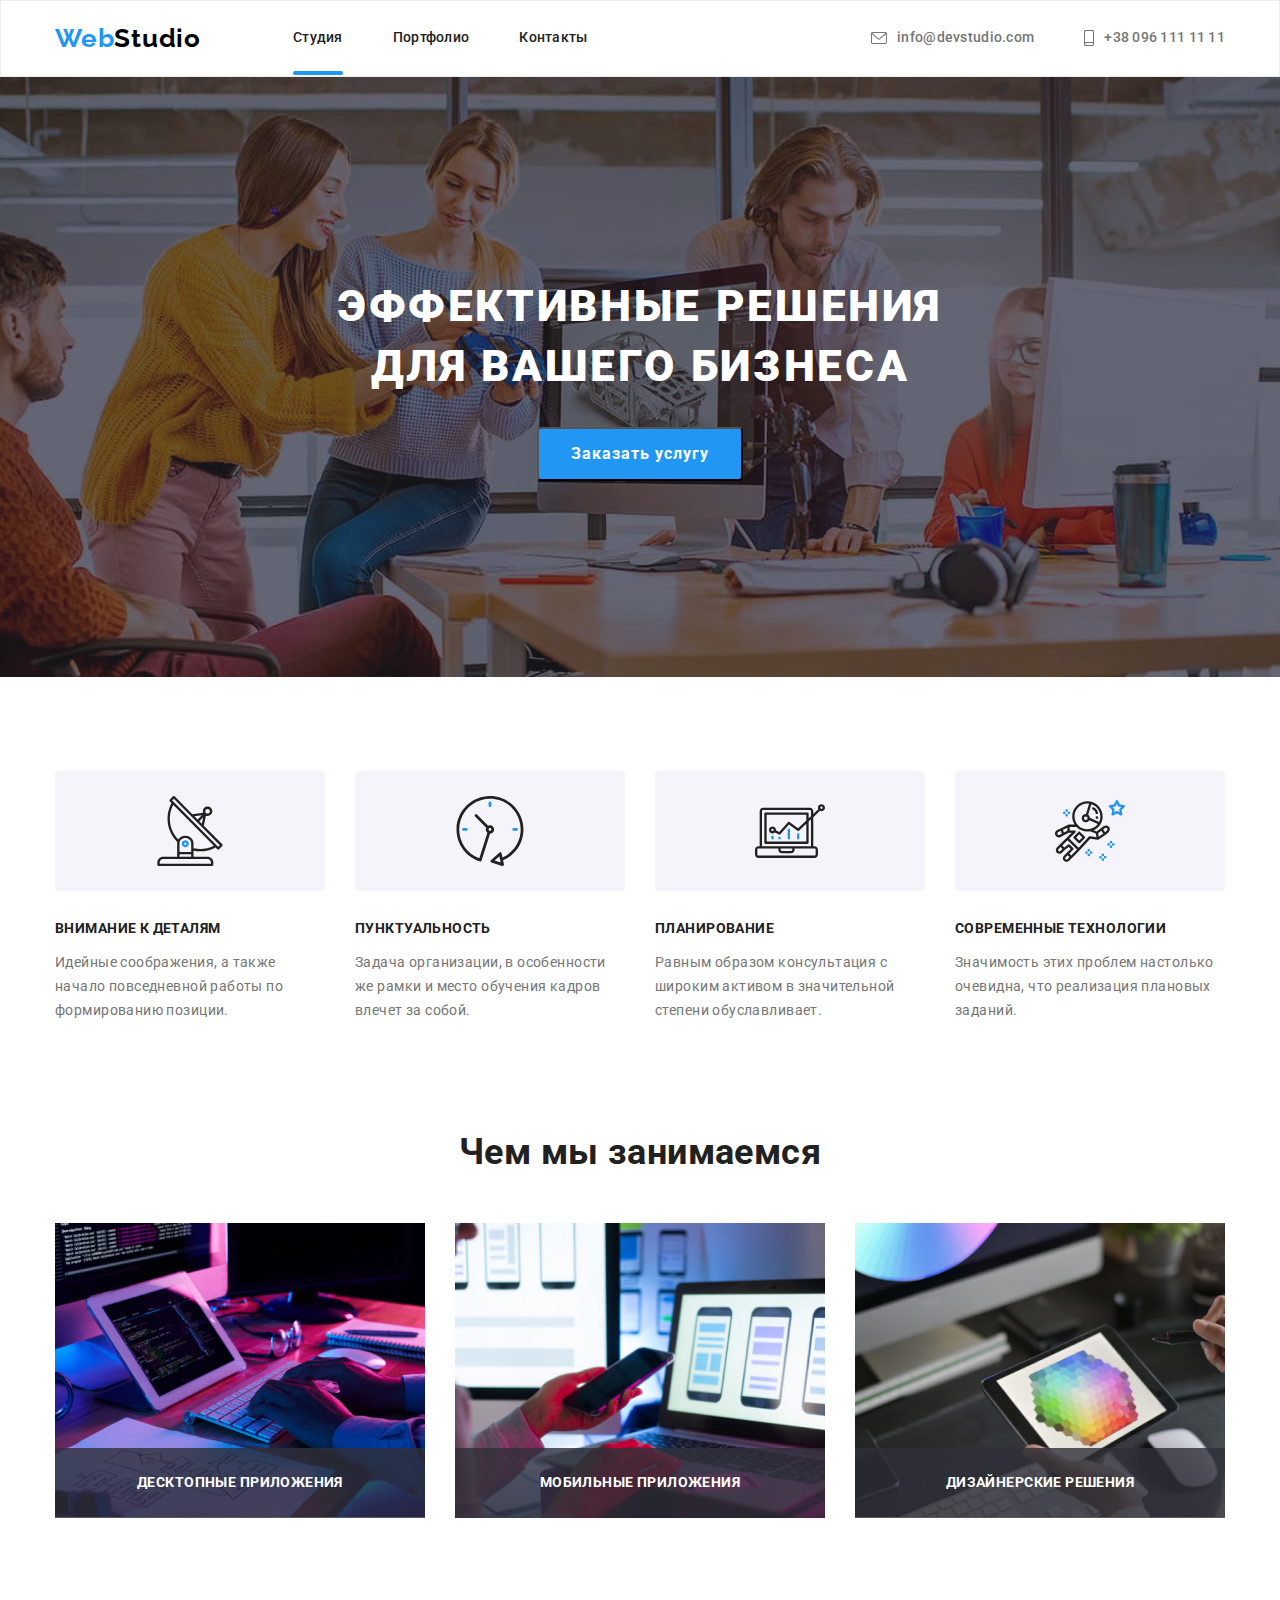
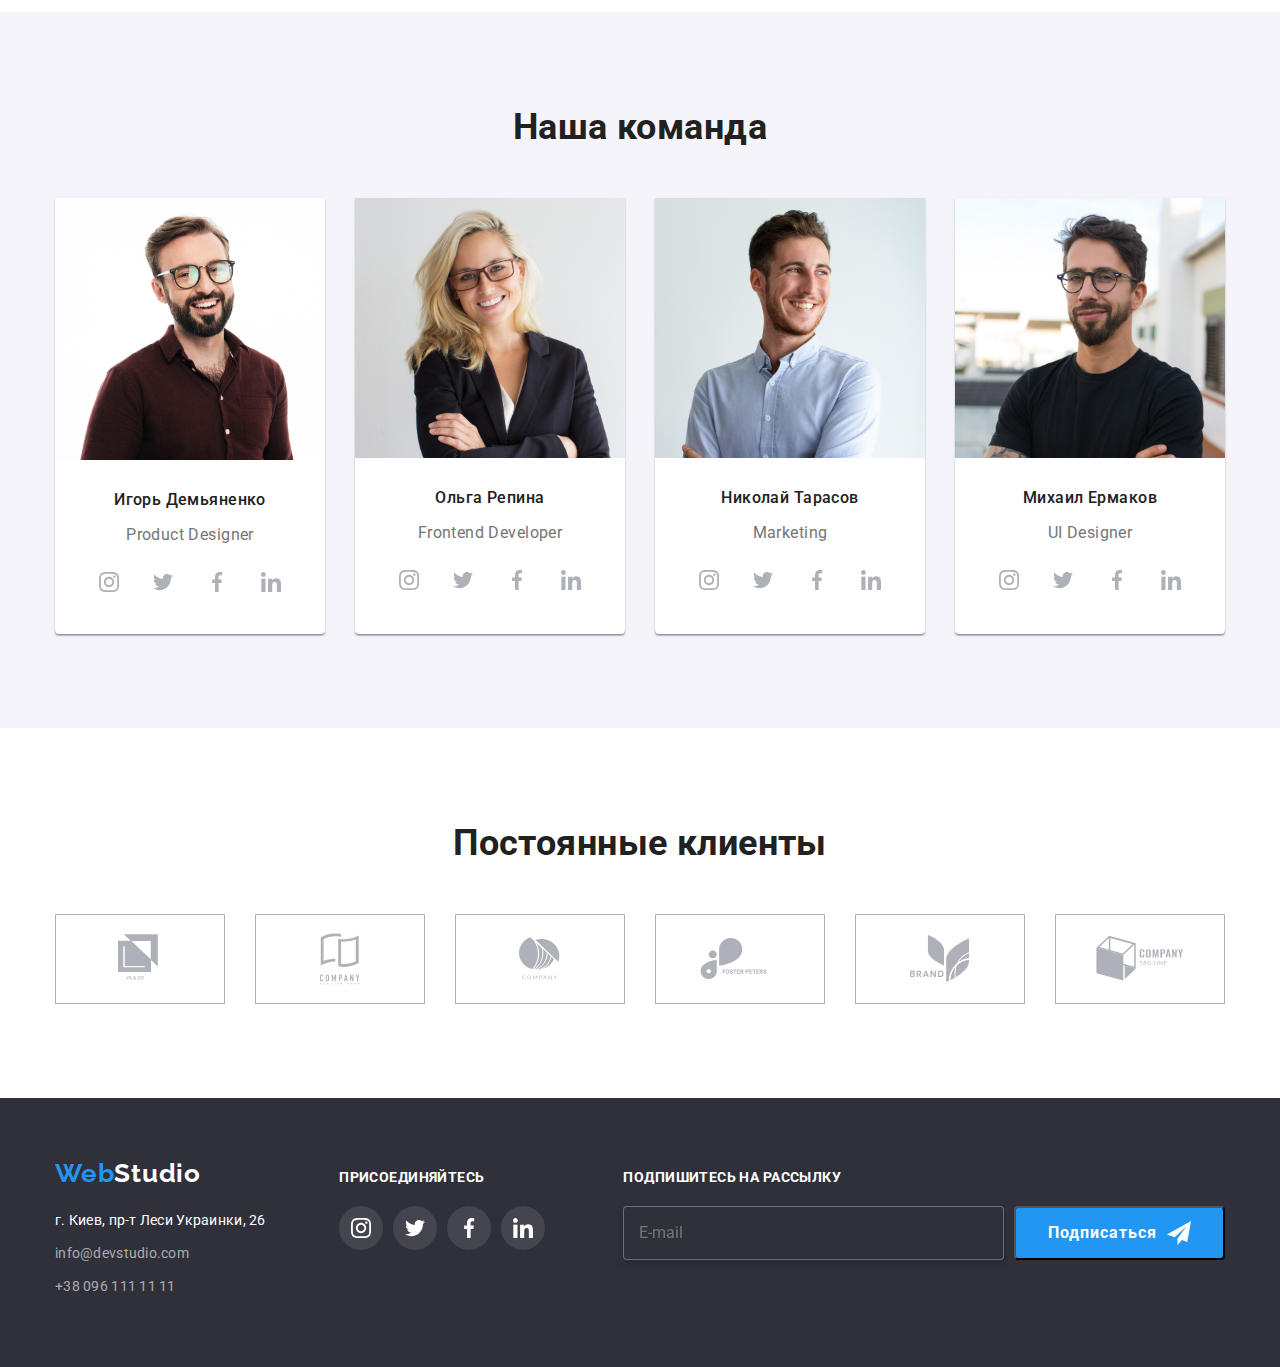
<file: index.html>
<!DOCTYPE html>
<html lang="ru">  
  <head>
    <meta charset="UTF-8"/>
    <meta http-equiv="X-UA-Compatible" content="IE=edge">
    <meta name="viewport" content="width=device-width, initial-scale=1.0"/>
    <title>Document</title>
    <link rel="preconnect" href="https://fonts.gstatic.com">
    <link href="https://fonts.googleapis.com/css2?family=Raleway:wght@700&family=Roboto:wght@400;500;700;900&display=swap"
    rel="stylesheet">
    <link rel="stylesheet" href="./css/styles.min.css">
  </head>
 <body>
   <!-- Шапка страницы -->
    <header class="header">
      <div class="container header__container">
        <nav class="navigation">
          <a class="link logo header__logo" href="index.html">Web<span class="header__lable">Studio</span></a>
          <ul class="list menu">
            <li class="menu__item"><a class="link menu__link menu__link--current" href="">Студия</a></li>
            <li class="menu__item"><a class="link menu__link" href="./portfolio.html">Портфолио</a></li>
            <li class="menu__item"><a class="link menu__link" href="">Контакты</a></li>
          </ul>
        </nav> 
        <ul class="list contacts">
          <li class="contacts__item">
            <a class="link contact__link" href="mailto:info@devstudio.com">
            <svg class="contacts__icon" width="16" height="12">
              <use href="./images/icon/sprite.svg#icon-envelope"></use>
            </svg>
            info@devstudio.com</a>
          </li>
          <li class="contacts__item">
            <a class="link contact__link" href="tel:+380961111111">
            <svg class="contacts__icon" width="10" height="16">
              <use href="./images/icon/sprite.svg#icon-smartphone"></use>
            </svg>
            +38 096 111 11 11</a>
          </li>
        </ul>
      </div>
    </header>
    <main>
      <section class="hero">
        <div class="hero__container container">
          <h1 class="hero__title">Эффективные решения для вашего бизнеса</h1>
          <button type="button" class="link button" href="" data-modal-open>Заказать услугу</button>
        </div>     
      </section> 
      <section class="features">
        <div class="container">
          <ul class="list grid">
            <li class="features__item grid__item features-icon__antenna">
              <h3 class="features__title">Внимание к деталям</h3>
              <p class="features__text">Идейные соображения, а также начало повседневной работы по формированию позиции.</p>
            </li>
            <li class="features__item grid__item features-icon__clock">
              <h3 class="features__title">Пунктуальность</h3>
              <p class="features__text">Задача организации, в особенности же рамки и место обучения кадров влечет за собой.</p>
            </li>
            <li class="features__item grid__item features-icon__diagram">
              <h3 class="features__title">Планирование</h3>
              <p class="features__text">Равным образом консультация с широким активом в значительной степени обуславливает.</p>
            </li>
            <li class="features__item grid__item features-icon__astronaut">
              <h3 class="features__title">Современные технологии</h3>
              <p class="features__text">Значимость этих проблем настолько очевидна, что реализация плановых заданий.</p>
            </li>
          </ul>
        </div>
      </section>
      <section class="benefits"> 
        <div class="container">
          <h2 class="title benefits__title">Чем мы занимаемся</h2>
          <ul class="list grid">
            <li class="grid__item benefits__item">
              <img src="./images/benefits/box_1.jpg" 
              alt="close-up-image-programer-working-his-desk-office"
              width="370"/>
              <div class="benefits__actions">
                <h3 class="benefits__content">Десктопные приложения</h3>
              </div>
            </li>
            <li class="grid__item benefits__item">
              <img src="./images/benefits/box_2.jpg" 
              alt="web-ui-designers-are-developing-application-smartphones-team-creators-is-working-interface-mobile-phones"
              width="370"/>
              <div class="benefits__actions">
                <h3 class="benefits__content">Мобильные приложения</h3>
              </div>
            </li>
            <li class="grid__item benefits__item">
              <img src="./images/benefits/box_3.jpg"
                alt="creative-artist-web-design-with-working-colour-selection-graphic-tablet"
                width="370"/>
                <div class="benefits__actions">
                  <h3 class="benefits__content">Дизайнерские решения</h3>
                </div>
            </li>
          </ul>
        </div>
      </section>

      <section class="team">
        <div class="container">
          <h2 class="title team__title">Наша команда</h2>
          <ul class="list grid">
            <li class="team__item grid__item">
              <img src="./images/our_team/img1.jpg"
              alt="Игорь_Демьяненко.мужчинка_с_бородой_в_красной_рубашке."
              width="270"/>
              <div class="team__card">
                <h3 class="team__member">Игорь Демьяненко</h3>
                <p class="team__member--position" lang="en">Product Designer</p>
                <ul class="list social-list">
                  <li class="social-list__item">
                    <a href="" class="link social-list__link" target="_blank" rel="noopener noreferrer">
                      <svg class="social-list__icon">
                        <use href="./images/icon/sprite.svg#icon-instagram"></use>
                      </svg>
                    </a>
                  </li>
                  <li class="social-list__item">
                    <a href="" class="link social-list__link" target="_blank" rel="noopener noreferrer">
                      <svg class="social-list__icon">
                        <use href="./images/icon/sprite.svg#icon-twitter"></use>
                      </svg>
                    </a>
                  </li>
                  <li class="social-list__item">
                    <a href="" class="link social-list__link" target="_blank" rel="noopener noreferrer">
                      <svg class="social-list__icon">
                        <use href="./images/icon/sprite.svg#icon-facebook"></use>
                      </svg>
                    </a>
                  </li>
                  <li class="social-list__item">
                    <a href="" class="link social-list__link" target="_blank" rel="noopener noreferrer">
                      <svg class="social-list__icon">
                        <use href="./images/icon/sprite.svg#icon-linkedin"></use>
                      </svg>
                    </a>
                  </li>
                </ul>
              </div>
            </li>
            <li class="team__item grid__item">
              <img src="./images/our_team/img2.jpg"
              alt="Ольга_Репина.девушка_в_черном_пиджаке,светлые_волосы,на_уровне_глаз_очки"
              width="270"/>
              <div class="team__card">
                <h3 class="team__member">Ольга Репина</h3>
                <p class="team__member--position" lang="en">Frontend Developer</p>
                <ul class="list social-list">
                  <li class="social-list__item">
                    <a href="" class="link social-list__link" target="_blank" rel="noopener noreferrer">
                      <svg class="social-list__icon">
                        <use href="./images/icon/sprite.svg#icon-instagram"></use>
                      </svg>
                    </a>
                  </li>
                  <li class="social-list__item">
                    <a href="" class="link social-list__link" target="_blank" rel="noopener noreferrer">
                      <svg class="social-list__icon">
                        <use href="./images/icon/sprite.svg#icon-twitter"></use>
                      </svg>
                    </a>
                  </li>
                  <li class="social-list__item">
                    <a href="" class="link social-list__link" target="_blank" rel="noopener noreferrer">
                      <svg class="social-list__icon">
                        <use href="./images/icon/sprite.svg#icon-facebook"></use>
                      </svg>
                    </a>
                  </li>
                  <li class="social-list__item">
                    <a href="" class="link social-list__link" target="_blank" rel="noopener noreferrer">
                      <svg class="social-list__icon">
                        <use href="./images/icon/sprite.svg#icon-linkedin"></use>
                      </svg>
                    </a>
                  </li>
                </ul>
              </div>
            </li>
            <li class="team__item grid__item">
              <img src="./images/our_team/img3.jpg"
              alt="Николай_Тарасов.мужчинка_с_бородой_в_белой_рубашке."
              width="270"/>
              <div class="team__card">
                <h3 class="team__member">Николай Тарасов</h3>
                <p class="team__member--position" lang="en">Marketing</p>
                <ul class="list social-list">
                  <li class="social-list__item">
                    <a href="" class="link social-list__link" target="_blank" rel="noopener noreferrer">
                      <svg class="social-list__icon">
                        <use href="./images/icon/sprite.svg#icon-instagram"></use>
                      </svg>
                    </a>
                  </li>
                  <li class="social-list__item">
                    <a href="" class="link social-list__link" target="_blank" rel="noopener noreferrer">
                      <svg class="social-list__icon">
                        <use href="./images/icon/sprite.svg#icon-twitter"></use>
                      </svg>
                    </a>
                  </li>
                  <li class="social-list__item">
                    <a href="" class="link social-list__link" target="_blank" rel="noopener noreferrer">
                      <svg class="social-list__icon">
                        <use href="./images/icon/sprite.svg#icon-facebook"></use>
                      </svg>
                    </a>
                  </li>
                  <li class="social-list__item">
                    <a href="" class="link social-list__link" target="_blank" rel="noopener noreferrer">
                      <svg class="social-list__icon">
                        <use href="./images/icon/sprite.svg#icon-linkedin"></use>
                      </svg>
                    </a>
                  </li>
                </ul>
              </div>
            </li>
            <li class="team__item grid__item">
              <img src="./images/our_team/img4.jpg"
              alt="Михаил_Ермаков.мужчинка_с_бородой_в_черной_рубашке."
              width="270"/>
              <div class="team__card">
                <h3 class="team__member">Михаил Ермаков</h3>
                <p class="team__member--position" lang="en">UI Designer</p>
                <ul class="list social-list">
                  <li class="social-list__item">
                    <a href="" class="link social-list__link" target="_blank" rel="noopener noreferrer">
                      <svg class="social-list__icon">
                        <use href="./images/icon/sprite.svg#icon-instagram"></use>
                      </svg>
                    </a>
                  </li>
                  <li class="social-list__item">
                    <a href="" class="link social-list__link" target="_blank" rel="noopener noreferrer">
                      <svg class="social-list__icon">
                        <use href="./images/icon/sprite.svg#icon-twitter"></use>
                      </svg>
                    </a>
                  </li>
                  <li class="social-list__item">
                    <a href="" class="link social-list__link" target="_blank" rel="noopener noreferrer">
                      <svg class="social-list__icon">
                        <use href="./images/icon/sprite.svg#icon-facebook"></use>
                      </svg>
                    </a>
                  </li>
                  <li class="social-list__item">
                    <a href="" class="link social-list__link" target="_blank" rel="noopener noreferrer">
                      <svg class="social-list__icon">
                        <use href="./images/icon/sprite.svg#icon-linkedin"></use>
                      </svg>
                    </a>
                  </li>
                </ul>
              </div>
            </li>
          </ul>
        </div>
      </section>
      <section class="clients">
        <div class="container">
          <h2 class="title clients__title">Постоянные клиенты</h2>
          <ul class="list clients__list">
            <li class="clients__item">
              <a href="" class="link clients__link" target="_blank" rel="noopener noreferrer">
                <svg class="clients__logo" width="44" height="49">
                  <use href="./images/icon/sprite.svg#icon-logo-1"></use>
                </svg>
              </a>
            </li>
            <li class="clients__item">
              <a href="" class="link clients__link" target="_blank" rel="noopener noreferrer">
                <svg class="clients__logo" width="40" height="52">
                  <use href="./images/icon/sprite.svg#icon-logo-2"></use>
                </svg>
              </a>
            </li>
            <li class="clients__item">
              <a href="" class="link clients__link" target="_blank" rel="noopener noreferrer">
                <svg class="clients__logo" width="41" height="43">
                  <use href="./images/icon/sprite.svg#icon-logo-3"></use>
                </svg>
              </a>
            </li>
            <li class="clients__item">
              <a href="" class="link clients__link" target="_blank" rel="noopener noreferrer">
                <svg class="clients__logo" width="80" height="42">
                  <use href="./images/icon/sprite.svg#icon-logo-4"></use>
                </svg>
              </a>
            </li>
            <li class="clients__item">
              <a href="" class="link clients__link" target="_blank" rel="noopener noreferrer">
                <svg class="clients__logo" width="59" height="47">
                  <use href="./images/icon/sprite.svg#icon-logo-5"></use>
                </svg>
              </a>
            </li>
            <li class="clients__item">
              <a href="" class="link clients__link" target="_blank" rel="noopener noreferrer">
                <svg class="clients__logo" width="88" height="45">
                  <use href="./images/icon/sprite.svg#icon-logo-6"></use>
                </svg>
              </a>
            </li>
          </ul>  
        </div>
      </section>
    </main>
    <!-- Подвал страницы -->
<footer class="footer">
  <div class="container footer__container">
    <div class="footer__block">
      <a class="link logo" href="index.html">Web<span class="footer__logo">Studio</span></a>
      <ul class="list footer__contacts">
        <li><a class="link footer-adds" href="https://goo.gl/maps/qiwCzoGyX6iBoxW58" target="_blank">г. Киев, пр-т Леси Украинки, 26</a></li>
        <li><a class="link footer-adds" href="mailto:info@devstudio.com">info@devstudio.com</a></li>
        <li><a class="link footer-adds" href="tel:+380961111111">+38 096 111 11 11</a></li>
      </ul>
    </div>
        <div class="footer__block">
          <h2 class="footer__title">Присоединяйтесь</h2>
          <ul class="list social-list social-list__footer">
            <li class="social-list__item">
              <a href="" class="social-list__link" target="_blank" rel="noopener noreferrer">
                <svg class="social-list__icon--active">
                  <use href="./images/icon/sprite.svg#icon-instagram"></use>
                </svg>
              </a>
            </li>
            <li class="social-list__item">
              <a href="" class="social-list__link" target="_blank" rel="noopener noreferrer">
                <svg class="social-list__icon--active">
                  <use href="./images/icon/sprite.svg#icon-twitter"></use>
                </svg>
              </a>
            </li>
            <li class="social-list__item">
              <a href="" class="social-list__link" target="_blank" rel="noopener noreferrer">
                <svg class="social-list__icon--active">
                  <use href="./images/icon/sprite.svg#icon-facebook"></use>
                </svg>
              </a>
            </li>
            <li class="social-list__item">
              <a href="" class="social-list__link" target="_blank" rel="noopener noreferrer">
                <svg class="social-list__icon--active">
                  <use href="./images/icon/sprite.svg#icon-linkedin"></use>
                </svg>
              </a>
            </li>
          </ul>
        </div>
        <div class="footer__block">
          <h2 class="footer__title">Подпишитесь на рассылку</h2>
          <div class="subscribe">
            <label for="mail"></label>
            <input class="subscribe__input" type="email" name="mail" id="mail" placeholder="E-mail" pattern="^[a-z0-9._%+-]+@[a-z0-9.-]+\.[a-z]{2,4}$" />
            <button type="button" class="link button subscribe__button">Подписаться
              <svg class="subscribe__icon">
                <use href="./images/icon/sprite.svg#icon-icon-send"></use>
              </svg>
            </button>
          </div>
        </div>
      </div>

    </footer>
    <div class="backdrop is-hidden" data-modal>
      <div class="modal">
        <button class="modal__btn-close" data-modal-close>
          <svg class="modal__icon" width="18" height="18">
            <use href="./images/icon/sprite.svg#icon-cross"></use>
          </svg>
        </button>
        <form class="form">
          <p class="form__title">Оставьте свои данные, мы вам перезвоним</p>
          <div class="form__field">
            <label for="name" class="form__lable">Имя</label>
            <input type="text" class="form__input" name="name" id="name" pattern="^[A-Za-zА-Яа-яЁё\s]+$" />
            <svg class="form__icon">
              <use href="./images/icon/sprite.svg#icon-profile"></use>
            </svg>
          </div>
          <div class="form__field">
            <label for="tel" class="form__lable">Телефон</label>
            <input type="tel" class="form__input" name="tel" id="tel" pattern="[0-9]{10}" />
            <svg class="form__icon">
              <use href="./images/icon/sprite.svg#icon-phone"></use>
            </svg>
          </div>
          <div class="form__field"> 
            <label for="mail" class="form__lable">Почта</label>
            <input type="email" class="form__input" name="mail" pattern="^[a-z0-9._%+-]+@[a-z0-9.-]+\.[a-z]{2,4}$" />
            <svg class="form__icon">
              <use href="./images/icon/sprite.svg#icon-mail"></use>
            </svg>
          </div>
          <div class="form__field">
            <label for="comment" class="form__lable">Комментарий</label>
            <textarea name="comment" class="form__input form__input--comment" id="comment" cols="" rows="8" placeholder="Введите текст"></textarea>
          </div>  
          <div class="check">
            <label class="check__lable">
            <input class="check__input" type="checkbox">
            <svg class="check__icon">
              <use href="./images/icon/sprite.svg#icon-check"></use>
            </svg>
            Соглашаюсь с рассылкой и принимаю <a class="form__policy" href="">Условия договора</a>
            </label>
          </div>
             <button type="submit" class="link button form__button">Отправить</button>
          </form>
      </div>
    </div>
    <script src="./js/modal.js"></script>
 </body>
</html>
</file>
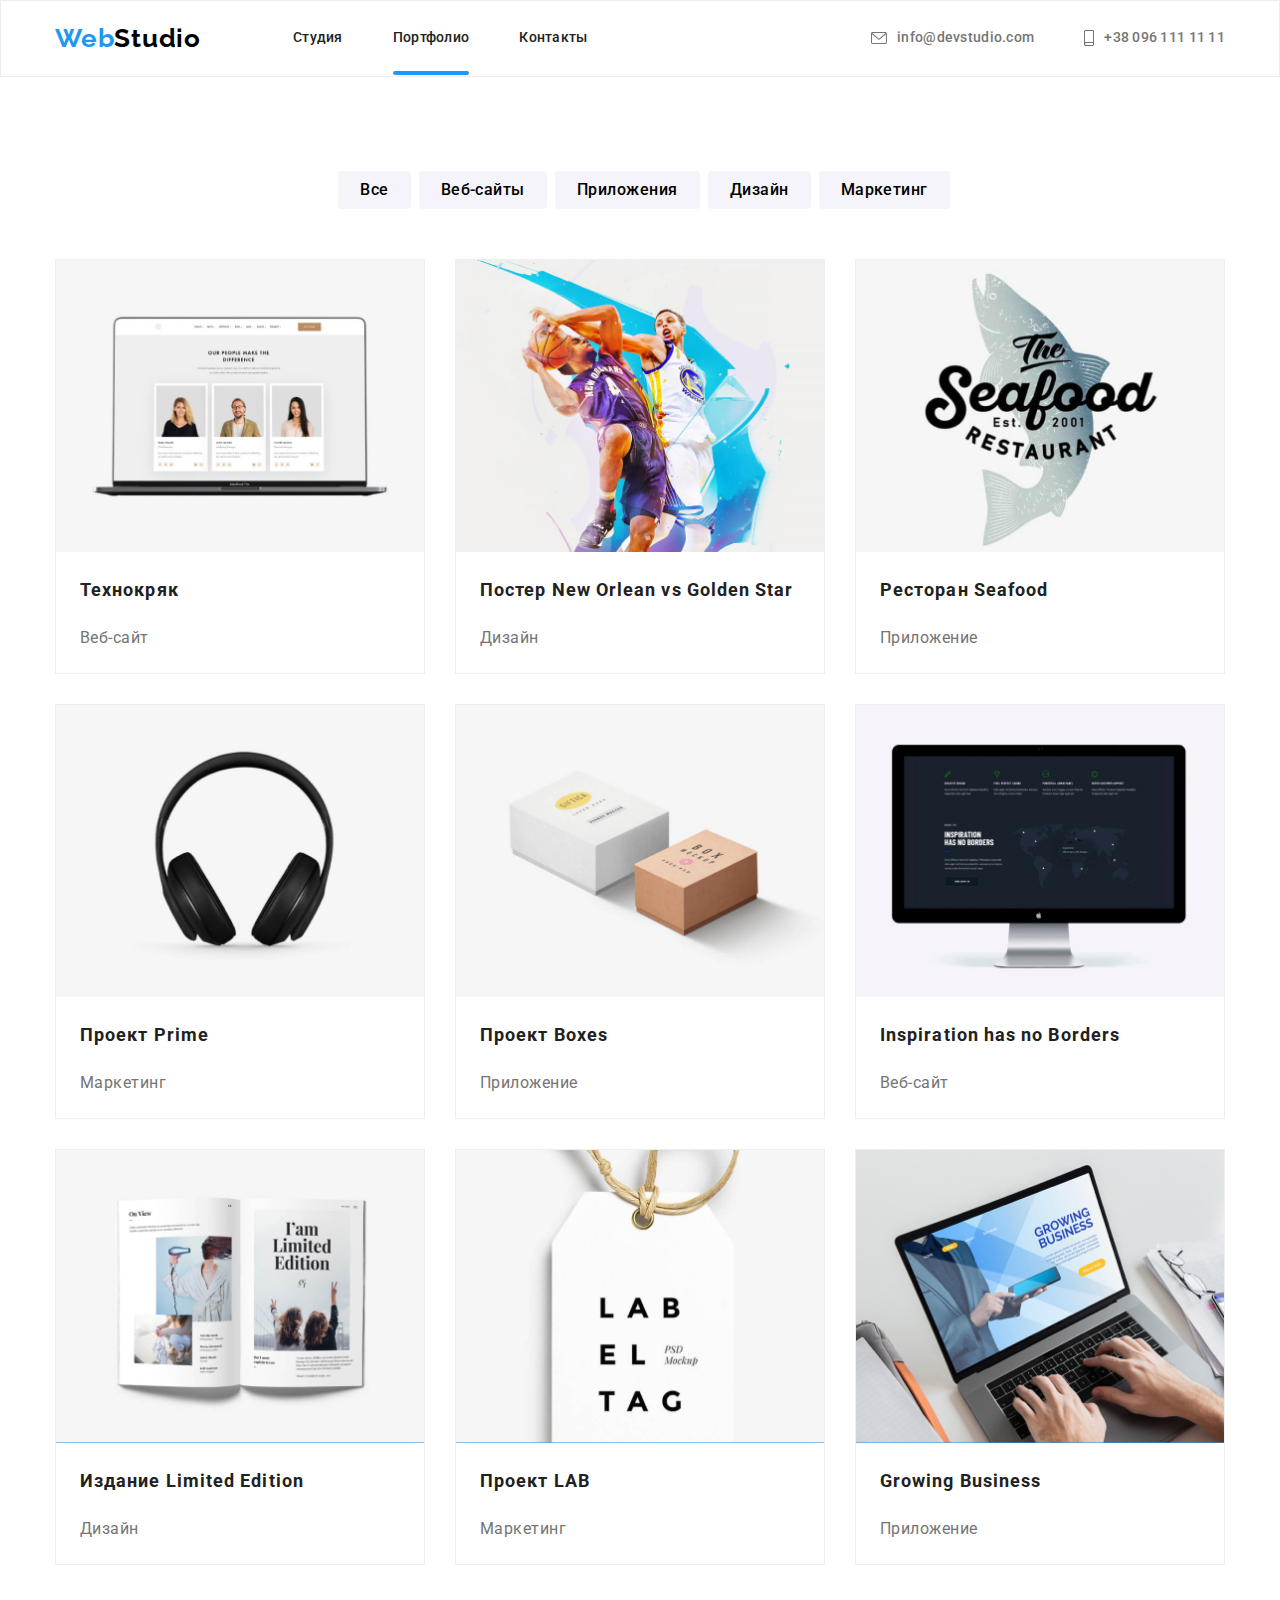
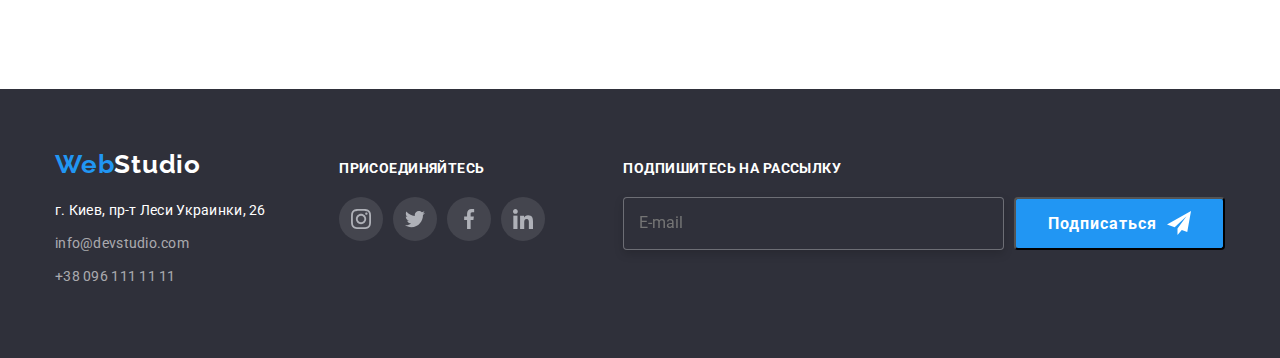
<file: portfolio.html>
<!DOCTYPE html>
<html lang="ru">

<head>
    <meta charset="UTF-8" />
    <meta http-equiv="X-UA-Compatible" content="IE=edge">
    <meta name="viewport" content="width=device-width, initial-scale=1.0" />
    <title>Portfolio</title>
    <link rel="preconnect" href="https://fonts.gstatic.com">
    <link
        href="https://fonts.googleapis.com/css2?family=Raleway:wght@700&family=Roboto:wght@400;500;700;900&display=swap"
        rel="stylesheet">
    <link rel="stylesheet" href="./css/styles.min.css">
</head>

<body>
    <!-- Шапка страницы -->
    <header class="header">
        <div class="container header__container">
          <nav class="navigation">
            <a class="link logo header__logo" href="index.html">Web<span class="header__lable">Studio</span></a>
            <ul class="list menu">
              <li class="menu__item"><a class="link menu__link" href="index.html">Студия</a></li>
              <li class="menu__item"><a class="link menu__link menu__link--current" href="./portfolio.html">Портфолио</a></li>
              <li class="menu__item"><a class="link menu__link" href="">Контакты</a></li>
            </ul>
          </nav> 
          <ul class="list contacts">
            <li class="contacts__item">
              <a class="link contact__link" href="mailto:info@devstudio.com">
              <svg class="contacts__icon" width="16" height="12">
                <use href="./images/icon/sprite.svg#icon-envelope"></use>
              </svg>
              info@devstudio.com</a>
            </li>
            <li class="contacts__item">
              <a class="link contact__link" href="tel:+380961111111">
              <svg class="contacts__icon" width="10" height="16">
                <use href="./images/icon/sprite.svg#icon-smartphone"></use>
              </svg>
              +38 096 111 11 11</a>
            </li>
          </ul>
        </div>
      </header>
    <section class="portfolio">
        <div class="container">
            <ul class="list filter">
                <li><button class="filter__button" type="button">Все</button></li>
                <li><button class="filter__button" type="button">Веб-сайты</button></li>
                <li><button class="filter__button" type="button">Приложения</button></li>
                <li><button class="filter__button" type="button">Дизайн</button></li>
                <li><button class="filter__button" type="button">Маркетинг</button></li>
            </ul>
            <ul class="list portfolio__card">
                <li class="portfolio__element">
                    <a href="" class="link portfolio__link">
                    <div class="card">
                        <img src="./images/portfolio/img-project-1.jpg" 
                        alt="work-laptop"
                        width="370">
                        <div class="card__overlay"> 
                            <p class="card__overlay--text">Технокряк это современная площадка распространения коронавируса. Компании используют эту платформу для цифрового
                            шпионажа и атак на защищённые сервера конкурентов.</p>
                        </div>
                    </div>
                    <div class="card__content">
                        <h2 class="card__title">Технокряк</h2>
                        <p class="card__text">Веб-сайт</p>
                    </div>
                    </a>
                </li>
                <li class="portfolio__element">
                    <a href="" class="link portfolio__link">
                    <div class="card">
                        <img src="./images/portfolio/img-project-2.jpg" 
                        alt="poster-with-two-basketball-players"
                        width="370">
                        <div class="card__overlay">
                            <p class="card__overlay--text">Технокряк это современная площадка распространения коронавируса. Компании используют эту платформу для цифрового
                            шпионажа и атак на защищённые сервера конкурентов.</p>
                        </div>
                    </div>
                    <div class="card__content">
                        <h2 class="card__title">Постер New Orlean vs Golden Star</h2>
                        <p class="card__text">Дизайн</p>
                    </div>
                    </a>
                </li>
                <li class="portfolio__element">
                    <a href="" class="link portfolio__link">
                    <div class="card">
                        <img src="./images/portfolio/img-project-3.jpg" 
                        alt="logo-restaurant-seafood"
                        width="370">
                        <div class="card__overlay">
                            <p class="card__overlay--text">Технокряк это современная площадка распространения коронавируса. Компании используют эту платформу для цифрового
                            шпионажа и атак на защищённые сервера конкурентов.</p>
                        </div>
                    </div>
                    <div class="card__content">
                        <h2 class="card__title">Ресторан Seafood</h2>
                        <p class="card__text">Приложение</p>
                    </div>
                    </a>
                </li>
                <li class="portfolio__element">
                    <a href="" class="link portfolio__link">
                    <div class="card">
                        <img src="./images/portfolio/img-project-4.jpg" 
                        alt="headphones"
                        width="370">
                        <div class="card__overlay">
                            <p class="card__overlay--text">Технокряк это современная площадка распространения коронавируса. Компании используют эту платформу для цифрового
                            шпионажа и атак на защищённые сервера конкурентов.</p>
                        </div>
                    </div>
                    <div class="card__content">
                        <h2 class="card__title">Проект Prime</h2>
                        <p class="card__text">Маркетинг</p>
                    </div>
                    </a>
                </li>
                <li class="portfolio__element">
                    <a href="" class="link portfolio__link">
                    <div class="card">
                        <img src="./images/portfolio/img-project-5.jpg" 
                        alt="two-boxes"
                        width="370">
                        <div class="card__overlay">
                            <p class="card__overlay--text">Технокряк это современная площадка распространения коронавируса. Компании используют эту платформу для цифрового
                            шпионажа и атак на защищённые сервера конкурентов.</p>
                        </div>
                    </div>
                    <div class="card__content">
                        <h2 class="card__title">Проект Boxes</h2>
                        <p class="card__text">Приложение</p>
                    </div>
                    </a>
                </li>
                <li class="portfolio__element">
                    <a href="" class="link portfolio__link">
                        <div class="card">
                    <img src="./images/portfolio/img-project-6.jpg" 
                    alt="monitor-with-website"
                    width="370">
                    <div class="card__overlay">
                        <p class="card__overlay--text">Технокряк это современная площадка распространения коронавируса. Компании используют эту платформу для цифрового
                            шпионажа и атак на защищённые сервера конкурентов.</p>
                    </div>
                    </div>
                    <div class="card__content">
                    <h2 class="card__title">Inspiration has no Borders</h2>
                    <p class="card__text">Веб-сайт</p>
                    </div>
                    </a>
                </li>
                <li class="portfolio__element">
                    <a href="" class="link portfolio__link">
                    <div class="card">
                        <img src="./images/portfolio/img-project-7.jpg" 
                        alt="open-book-with-illustrations"
                        width="370">
                        <div class="card__overlay">
                            <p class="card__overlay--text">Технокряк это современная площадка распространения коронавируса. Компании используют эту платформу для цифрового
                            шпионажа и атак на защищённые сервера конкурентов.</p>
                        </div>
                    </div>
                    <div class="card__content">
                        <h2 class="card__title">Издание Limited Edition</h2>
                        <p class="card__text">Дизайн</p>
                    </div>
                    </a>
                </li>
                <li class="portfolio__element">
                    <a href="" class="link portfolio__link">
                    <div class="card">
                        <img src="./images/portfolio/img-project-8.jpg" 
                        alt="label-with-the-inscription"
                        width="370">
                        <div class="card__overlay">
                            <p class="card__overlay--text">Технокряк это современная площадка распространения коронавируса. Компании используют эту платформу для цифрового
                            шпионажа и атак на защищённые сервера конкурентов.</p>
                        </div>
                    </div>
                    <div class="card__content">
                        <h2 class="card__title">Проект LAB</h2>
                        <p class="card__text">Маркетинг</p>
                    </div>
                    </a>
                </li>
                <li class="portfolio__element">
                    <a href="" class="link portfolio__link">
                    <div class="card">
                        <img src="./images/portfolio/img-project-9.jpg" 
                        alt="included-application-on-laptop"
                        width="370">
                        <div class="card__overlay">
                            <p class="card__overlay--text">Технокряк это современная площадка распространения коронавируса. Компании используют эту платформу для цифрового
                            шпионажа и атак на защищённые сервера конкурентов.</p>
                        </div>
                    </div>
                    <div class="card__content">
                        <h2 class="card__title">Growing Business</h2>
                        <p class="card__text">Приложение</p>
                    </div>
                    </a>
                </li>
            </ul>
        </div>
    </section>
    <!-- Подвал страницы -->
    <footer class="footer">
      <div class="container footer__container">
        <div class="footer__block">
          <a class="link logo" href="index.html">Web<span class="footer__logo">Studio</span></a>
          <ul class="list footer__contacts">
            <li><a class="link footer-adds" href="https://goo.gl/maps/qiwCzoGyX6iBoxW58" target="_blank">г. Киев, пр-т Леси Украинки, 26</a></li>
            <li><a class="link footer-adds" href="mailto:info@devstudio.com">info@devstudio.com</a></li>
            <li><a class="link footer-adds" href="tel:+380961111111">+38 096 111 11 11</a></li>
          </ul>
        </div>
              <div class="footer__block">
                <h2 class="footer__title">Присоединяйтесь</h2>
                <ul class="list social-list social-list__footer">
                  <li class="social-list__item">
                    <a href="" class="social-list__link" target="_blank" rel="noopener noreferrer">
                      <svg class="social-list__icon .social-list__icon--active">
                        <use href="./images/icon/sprite.svg#icon-instagram"></use>
                      </svg>
                    </a>
                  </li>
                  <li class="social-list__item">
                    <a href="" class="social-list__link" target="_blank" rel="noopener noreferrer">
                      <svg class="social-list__icon .social-list__icon--active">
                        <use href="./images/icon/sprite.svg#icon-twitter"></use>
                      </svg>
                    </a>
                  </li>
                  <li class="social-list__item">
                    <a href="" class="social-list__link" target="_blank" rel="noopener noreferrer">
                      <svg class="social-list__icon .social-list__icon--active">
                        <use href="./images/icon/sprite.svg#icon-facebook"></use>
                      </svg>
                    </a>
                  </li>
                  <li class="social-list__item">
                    <a href="" class="social-list__link" target="_blank" rel="noopener noreferrer">
                      <svg class="social-list__icon .social-list__icon--active">
                        <use href="./images/icon/sprite.svg#icon-linkedin"></use>
                      </svg>
                    </a>
                  </li>
                </ul>
              </div>
              <div class="footer__block">
                <h2 class="footer__title">Подпишитесь на рассылку</h2>
                <div class="subscribe">
                  <label for="mail"></label>
                  <input class="subscribe__input" type="email" name="mail" id="mail" placeholder="E-mail" pattern="^[a-z0-9._%+-]+@[a-z0-9.-]+\.[a-z]{2,4}$" />
                  <button type="button" class="link button subscribe__button">Подписаться
                    <svg class="subscribe__icon">
                      <use href="./images/icon/sprite.svg#icon-icon-send"></use>
                    </svg>
                  </button>
                </div>
              </div>
            </div>
      
          </footer>
</body>

</html>
</file>
<file: css/styles.min.css>
/*! modern-normalize v1.0.0 | MIT License | https://github.com/sindresorhus/modern-normalize */*,::after,::before{box-sizing:border-box}:root{-moz-tab-size:4;tab-size:4}html{line-height:1.15;-webkit-text-size-adjust:100%}body{margin:0}body{font-family:system-ui,-apple-system,'Segoe UI',Roboto,Helvetica,Arial,sans-serif,'Apple Color Emoji','Segoe UI Emoji'}hr{height:0;color:inherit}abbr[title]{text-decoration:underline dotted}b,strong{font-weight:bolder}code,kbd,pre,samp{font-family:ui-monospace,SFMono-Regular,Consolas,'Liberation Mono',Menlo,monospace;font-size:1em}small{font-size:80%}sub,sup{font-size:75%;line-height:0;position:relative;vertical-align:baseline}sub{bottom:-.25em}sup{top:-.5em}table{text-indent:0;border-color:inherit}button,input,optgroup,select,textarea{font-family:inherit;font-size:100%;line-height:1.15;margin:0}button,select{text-transform:none}[type=button],[type=reset],[type=submit],button{-webkit-appearance:button}::-moz-focus-inner{border-style:none;padding:0}:-moz-focusring{outline:1px dotted ButtonText}:-moz-ui-invalid{box-shadow:none}legend{padding:0}progress{vertical-align:baseline}::-webkit-inner-spin-button,::-webkit-outer-spin-button{height:auto}[type=search]{-webkit-appearance:textfield;outline-offset:-2px}::-webkit-search-decoration{-webkit-appearance:none}::-webkit-file-upload-button{-webkit-appearance:button;font:inherit}summary{display:list-item}:root{--main-text-color: #757575;--header-text-color: #212121;--white-text-color: #ffffff;--footer-text-color: rgba(255, 255, 255, 0.6);--dark-background-color: #2f303a;--grey-background-color: #f5f4fa;--icon-background-color: #afb1b8;--accent-color: #2196f3;--logo-color: #000000;--grid__item: 1;--animation: 250ms cubic-bezier(0.4, 0, 0.2, 1)}html{box-sizing:border-box}*,*::before,*::after{box-sizing:inherit}body{font-family:'Roboto', sans-serif;font-size:14px;letter-spacing:0.03em;color:var(--header-text-color)}h1,h2,h3,h4,h5,h6,p{margin-top:0}address{font-style:normal}img{display:block;max-width:100%;height:auto}.visually-hidden{position:absolute !important;clip:rect(1px 1px 1px 1px);clip:rect(1px, 1px, 1px, 1px);padding:0 !important;border:0 !important;height:1px !important;width:1px !important;overflow:hidden}.link{text-decoration:none;color:inherit;transition:var(--animation);transition-property:color}.link:hover,.link:focus{color:var(--accent-color)}.list{margin-top:0;margin-bottom:0;padding-left:0;list-style:none}.title{font-weight:700;font-size:36px;line-height:1.17;text-align:center}.logo{font-family:'Raleway';font-weight:700;font-size:26px;line-height:1.19;letter-spacing:0.03em;color:var(--accent-color)}.container{width:1200px;padding-left:15px;padding-right:15px;margin-left:auto;margin-right:auto}.button{min-width:200px;padding:10px 32px;border-radius:4px;font-weight:700;font-size:16px;line-height:1.87;letter-spacing:0.06em;text-align:center;color:var(--white-text-color);background-color:var(--accent-color);cursor:pointer;display:inline-block;transition:var(--animation);transition-property:color}.button:hover,.button:focus{color:var(--white-text-color)}.menu{display:inline-flex}.menu__item:not(:last-child){margin-right:50px}.menu__link{padding-top:30px;padding-bottom:30px;position:relative}.menu__link--current::after{content:'';position:absolute;left:0;bottom:0;display:block;width:100%;height:4px;background-color:var(--accent-color);border-radius:2px}.social-list{display:inline-flex;flex-wrap:wrap}.social-list__item+.social-list__item{margin-left:10px}.social-list__link{display:flex;justify-content:center;align-items:center;text-align:center;width:44px;height:44px;border-radius:50%;background-color:var(--white-text-color);transition:var(--animation);transition-property:color, background-color}.social-list__link:hover,.social-list__link:focus{background-color:var(--accent-color)}.social-list__link:hover .social-list__icon,.social-list__link:focus .social-list__icon{fill:var(--white-text-color)}.social-list__icon{width:20px;height:20px;transition:var(--animation);transition-property:fill}.social-list__link .social-list__icon{fill:var(--icon-background-color);transition:var(--animation);transition-property:fill}.social-list__link{background-color:rgba(255,255,255,0.1);transition:var(--animation);transition-property:background-color}.social-list__footer{margin-top:20px}.social-list__icon--active{width:20px;height:20px;fill:var(--white-text-color);transition:var(--animation);transition-property:fill}.form{outline:1px;margin-left:auto;margin-right:auto;padding:40px}.form__title{font-weight:700;font-size:20px;line-height:1.15;text-align:center}.form__field{display:flex;flex-direction:column;position:relative;outline:1px;margin-bottom:10px}.form__field::placeholder{color:rgba(117,117,117,0.5)}.form__lable{margin-bottom:5px;font-weight:400;font-size:12px;line-height:1.17;letter-spacing:0.01em;color:var(--main-text-color)}.form__input{margin:0;padding:10px 10px;border:1px solid rgba(33,33,33,0.2);box-sizing:border-box;border-radius:4px;padding-left:40px;height:40px}.form__input:focus{border-color:var(--accent-color);transition:var(--animation)}.form__input:valid:not(:focus){color:var(--header-text-color)}.form__input:invalid:not(:focus){border-color:red}.form__input:focus+.form__icon{fill:var(--accent-color)}.form__input--comment{padding-left:15px;height:120px}.form__button{position:relative;left:50%;transform:translate(-50%, 0);margin-top:20px}.form__policy{border:1px solid var(--accent-color)}.form__icon{position:absolute;top:52%;left:12px;width:16px;height:16px;fill:var(--header-text-color)}.check{font-weight:400;font-size:14px;line-height:1.7;color:var(--main-text-color)}.check__lable{padding-left:1.2em}.check__input{position:absolute;width:1px;height:1px;overflow:hidden;clip:rect(0 0 0 0)}.check__icon{position:relative;display:inline-block;margin-left:-1.2em;width:15px;height:15px;background-color:var(--white-text-color);border:1px solid var(--header-text-color);border-radius:2px;margin-right:8px}.check__input:checked+.check__icon{background-color:var(--accent-color);border:2px solid var(--accent-color)}.backdrop{position:fixed;top:0;left:0;width:100%;height:100%;z-index:100;opacity:1;background-color:rgba(0,0,0,0.5);transition:opacity 250ms cubic-bezier(0.4, 0, 0.2, 1)}.is-hidden{opacity:0;visibility:hidden;pointer-events:none}.modal{position:absolute;top:50%;left:50%;transform:translate(-50%, -50%);width:100%;max-width:528px;min-height:581px;border-radius:4px;background-color:var(--white-text-color);display:flex;justify-content:center;align-items:center}.modal__btn-close{position:absolute;top:12px;right:12px;display:flex;justify-content:center;align-items:center;border-radius:50px;width:30px;height:30px;background-color:var(--white-text-color);border:1px solid rgba(0,0,0,0.1)}.modal__icon{width:18px;height:18px;fill:var(--logo-color)}.modal__btn-close:focus .modal__icon{fill:var(--accent-color)}textarea{resize:none}.filter{display:flex;justify-content:center;margin-bottom:50px}.filter__button{margin-left:8px;padding:6px 22px;border-radius:4px;border:1px;font-weight:500;font-size:16px;line-height:1.62;letter-spacing:0.03em;text-align:center;background-color:var(--grey-background-color);cursor:pointer;display:inline-block;transition:var(--animation);transition-property:background-color, color}.filter__button:hover,.filter__button:focus{background-color:var(--accent-color);color:var(--white-text-color);box-shadow:0px 3px 1px rgba(0,0,0,0.1),0px 1px 2px rgba(0,0,0,0.08),0px 2px 2px rgba(0,0,0,0.12)}.portfolio{padding-top:94px;padding-bottom:94px}.portfolio__card{padding:0;margin:0;display:flex;flex-wrap:wrap;padding-bottom:-50px}.portfolio__element{position:relative;box-sizing:border-box;width:calc((100% - 60px) / 3);margin-right:30px;margin-bottom:30px;border:1px solid #eeeeee;background:var(--white-text-color)}.portfolio__element:hover,.portfolio__element:focus{background:var(--white-text-color);border:1px solid #eeeeee;box-sizing:border-box;box-shadow:0px 1px 1px rgba(0,0,0,0.12),0px 4px 4px rgba(0,0,0,0.06),1px 4px 6px rgba(0,0,0,0.16)}.portfolio__element:nth-child(3n){margin-right:0}.portfolio__element:hover .card__overlay,.portfolio__element:focus .card__overlay{transform:translateY(0)}.card{display:flex;position:relative;overflow:hidden}.card__overlay{display:block;position:absolute;bottom:0;left:0;width:100%;height:100%;background-color:rgba(33,150,243,0.9);font-weight:400;font-size:18px;line-height:1.56;color:var(--white-text-color);transform:translateY(100%);transition:var(--animation);transition-property:transform}.card__overlay--text{padding:63px 24px}.card__content{padding:20px 24px}.card__title{font-weight:700;font-size:18px;line-height:2;letter-spacing:0.06em;color:var(--header-text-color)}.card__text{font-weight:400;font-size:16px;line-height:1.87;letter-spacing:0.03em;color:var(--main-text-color);margin-bottom:0}.grid{display:flex;flex-wrap:wrap;margin-left:-30px;margin-top:-30px}.grid__item{flex-basis:calc((100% - 30px * var(--grid__item)) / var(--grid__item));margin-left:30px;margin-top:30px}.header{font-weight:500;font-size:14px;line-height:1.14;letter-spacing:0.02em;border:1px solid #ececec;background:var(--white-text-color)}.header__container{padding-top:22px;padding-bottom:22px;display:flex;justify-content:flex-end;align-items:center}.header__logo{margin-right:92px}.header__lable{color:var(--logo-color)}.navigation{display:flex;align-items:center;margin-right:auto}.contacts{display:inline-flex;flex-wrap:wrap;text-align:center;align-items:center}.contacts__item+.contacts__item{margin-left:50px}.contact__link{display:flex;align-items:center;font-weight:500;font-size:14px;line-height:1.14;letter-spacing:0.02em;color:var(--main-text-color);transition:var(--animation);transition-property:color fill}.contact__link:hover .contacts__icon,.contact__link:focus .contacts__icon{fill:var(--accent-color)}.contacts__icon{margin-right:10px;fill:var(--main-text-color);transition:var(--animation);transition-property:fill}.hero{display:flex;text-align:center;align-items:center}.hero__container{width:1600px;height:600px;padding-top:200px;margin-left:auto;margin-right:auto;background-image:linear-gradient(to right, rgba(47,48,58,0.4), rgba(47,48,58,0.4)),url("../images/bg-img/hero-background.jpg");background-repeat:no-repeat;background-position:center;background-size:cover}.hero__title{width:696px;margin-top:auto;margin-bottom:30px;margin-left:auto;margin-right:auto;font-weight:900;font-size:44px;line-height:1.36;letter-spacing:0.06em;text-transform:uppercase;color:var(--white-text-color)}.features{padding-top:94px;display:flex}.features__item{--grid__item: 4}.features__item::before{display:block;content:'';width:270px;height:120px;background-repeat:no-repeat;background-position:center;border-radius:4px;background-color:var(--grey-background-color);margin-bottom:30px}.features__title{font-weight:700;font-size:14px;line-height:1.14;text-transform:uppercase}.features__text{font-weight:400;font-size:14px;line-height:1.71;color:var(--main-text-color)}.features-icon__antenna::before{background-image:url("../images/icon/features-icon/icon-antenna.svg")}.features-icon__clock::before{background-image:url("../images/icon/features-icon/icon-clock.svg")}.features-icon__diagram::before{background-image:url("../images/icon/features-icon/icon-diagram.svg")}.features-icon__astronaut::before{background-image:url("../images/icon/features-icon/icon-astronaut.svg")}.benefits{padding-top:94px;padding-bottom:94px}.benefits__title{margin-bottom:-30px;padding-bottom:50px}.benefits__item{position:relative;--grid__item: 3}.benefits__actions{display:flex;align-items:center;justify-content:center;width:100%;height:70px;position:absolute;left:0;bottom:0;background-color:rgba(47,48,58,0.8)}.benefits__content{margin-top:0;margin-bottom:0;font-weight:700;font-size:14px;line-height:1.14;letter-spacing:0.03em;text-transform:uppercase;color:var(--white-text-color)}.team{padding-top:94px;padding-bottom:94px;background-color:var(--grey-background-color)}.team__title{margin-bottom:-30px;padding-bottom:50px}.team__card{padding-top:30px;padding-bottom:30px}.team__item{--grid__item: 4;text-align:center;background:var(--white-text-color);box-shadow:0px 1px 3px rgba(0,0,0,0.12),0px 1px 1px rgba(0,0,0,0.14),0px 2px 1px rgba(0,0,0,0.2);border-radius:0px 0px 4px 4px}.team__member{font-weight:500;font-size:16px;line-height:1.19;text-align:center}.team__member--position{font-weight:400;font-size:16px;line-height:1.19;color:var(--main-text-color)}.clients{padding-top:94px;padding-bottom:94px}.clients__title{padding-bottom:50px}.clients__list{display:flex}.clients__item{width:calc((100% - 5 * 30px) / 6);margin-top:-30px}.clients__item:not(:last-child){margin-right:30px}.clients__link{display:flex;justify-content:center;align-items:center;height:90px;width:100%;border:1px solid #afb1b8}.clients__link:hover,.clients__link:focus{border:1px solid var(--accent-color)}.clients__link:hover .clients__logo,.clients__link:focus .clients__logo{fill:var(--accent-color)}.clients__logo{fill:#afb1b8;transition:var(--animation);transition-property:fill}.footer{display:flex;padding-top:60px;padding-bottom:60px;background-color:var(--dark-background-color);color:var(--white-text-color)}.footer__container{display:flex;justify-content:space-between;align-items:baseline}.footer__logo{color:var(--white-text-color)}.footer__contacts{padding-top:20px}.footer-adds{display:block;font-weight:400;font-size:14px;line-height:1.71;letter-spacing:0.02em;padding-bottom:9px;color:var(--footer-text-color)}.footer__contacts li:first-child .footer-adds{color:var(--white-text-color)}.footer__title{font-weight:700;font-size:14px;line-height:1.14;text-transform:uppercase;color:var(--white-text-color);padding:0;margin:0}.footer__block{flex-basis:calc((50% - 45px) / 2)}.footer__block:last-child{flex-basis:calc(50% - 15px)}.subscribe{display:inline-flex;padding-top:20px}.subscribe__button{display:flex;align-items:center;justify-content:center;margin-left:10px}.subscribe__input{font-weight:400;font-size:16px;line-height:1.25;color:var(--footer-text-color);width:381px;border:1px solid rgba(255,255,255,0.3);box-sizing:border-box;filter:drop-shadow(0px 4px 4px rgba(0,0,0,0.15));background-color:var(--dark-background-color);border-radius:4px;padding-left:15px}.subscribe__icon{width:24px;height:24px;fill:var(--white-text-color);margin-left:10px}
/*# sourceMappingURL=styles.min.css.map */
</file>
